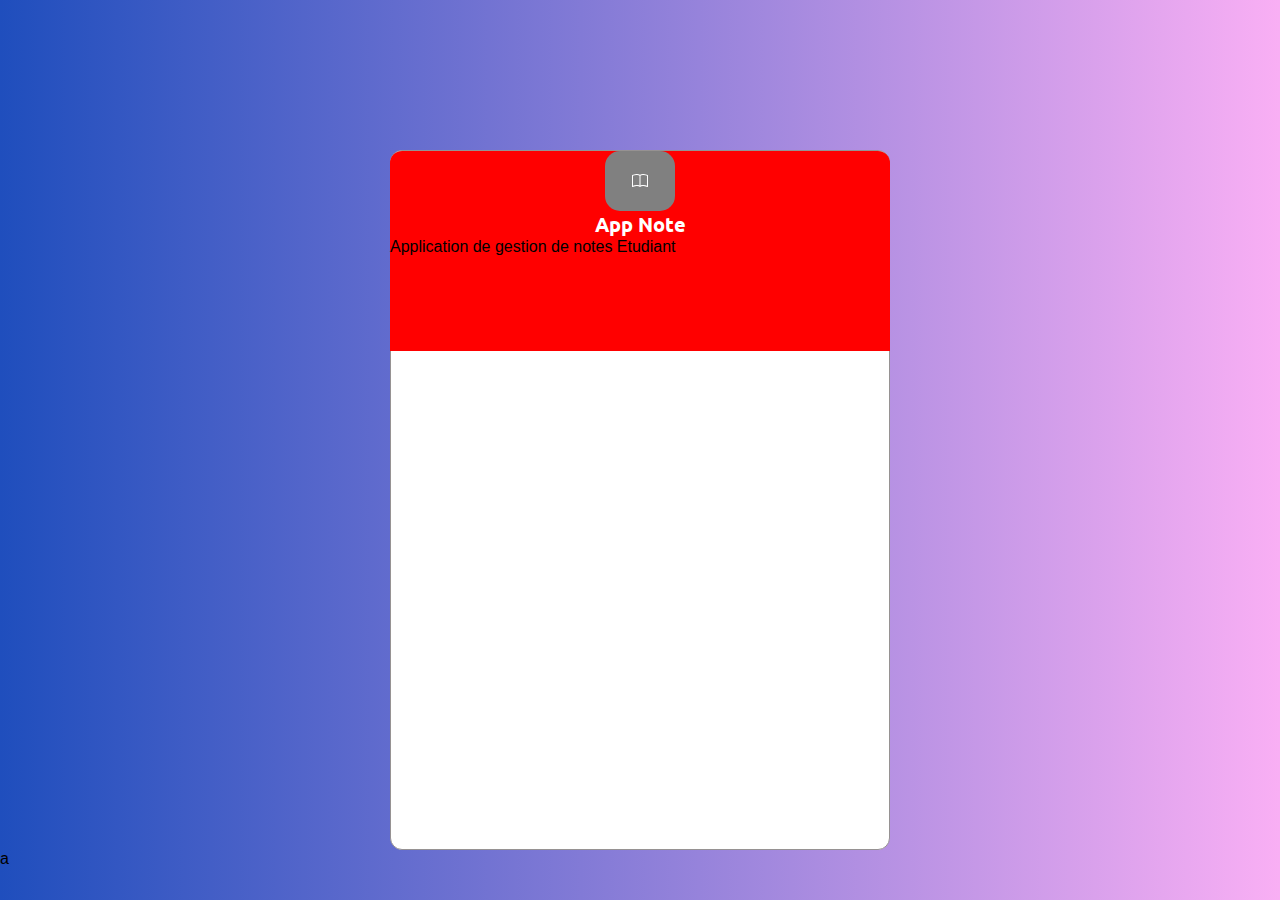
<file: index.html>
<!DOCTYPE html>
<html lang="en">

<head>
    <meta charset="UTF-8">
    <meta name="viewport" content="width=device-width, initial-scale=1.0">
    <title>Document</title>
    <link href="https://fonts.bunny.net/css?family=noto-sans:400,700&display=swap" rel="stylesheet">
    <link href="https://fonts.googleapis.com/css2?family=Ubuntu:wght@400;700&display=swap" rel="stylesheet">

</head>

<body>
    <div class="login">
        <form action="">
            <div class="pre-form">
                <div class="logo-container">
                    <div class="logo">
                        <svg xmlns="http://www.w3.org/2000/svg" width="16" height="16" fill="currentColor"
                            class="bi bi-book" viewBox="0 0 16 16">
                            <path d="M1 2.828c.885-.37 2.154-.769 3.388-.893 1.33-.134 2.458.063 3.112.752v9.746c-.935-.53-2.12-.603-3.213-.493-1.18.12-2.37.461-3.287.811zm7.5-.141c.654-.689 1.782-.886 3.112-.752 1.234.124 2.503.523 3.388.893v9.923c-.918-.35-2.107-.692-3.287-.81-1.094-.111-2.278-.039-3.213.492zM8 1.783C7.015.936 5.587.81 4.287.94c-1.514.153-3.042.672-3.994 1.105A.5.5 0 0 0 0 2.5v11a.5.5 0 0 0 .707.455c.882-.4 2.303-.881 3.68-1.02 1.409-.142 2.59.087 3.223.877a.5.5 0 0 0 .78 0c.633-.79 1.814-1.019 3.222-.877 1.378.139 2.8.62 3.681 1.02A.5.5 0 0 0 16 13.5v-11a.5.5 0 0 0-.293-.455c-.952-.433-2.48-.952-3.994-1.105C10.413.809 8.985.936 8 1.783" />
                        </svg>
                    </div>
                    <div class="title-logo">App Note</div>
                </div>
                <div class="slogan">Application de gestion de notes Etudiant</div>
            </div>

        </form>
    </div>
</body>

</html>a
<link rel="stylesheet" href="style.css">
</file>
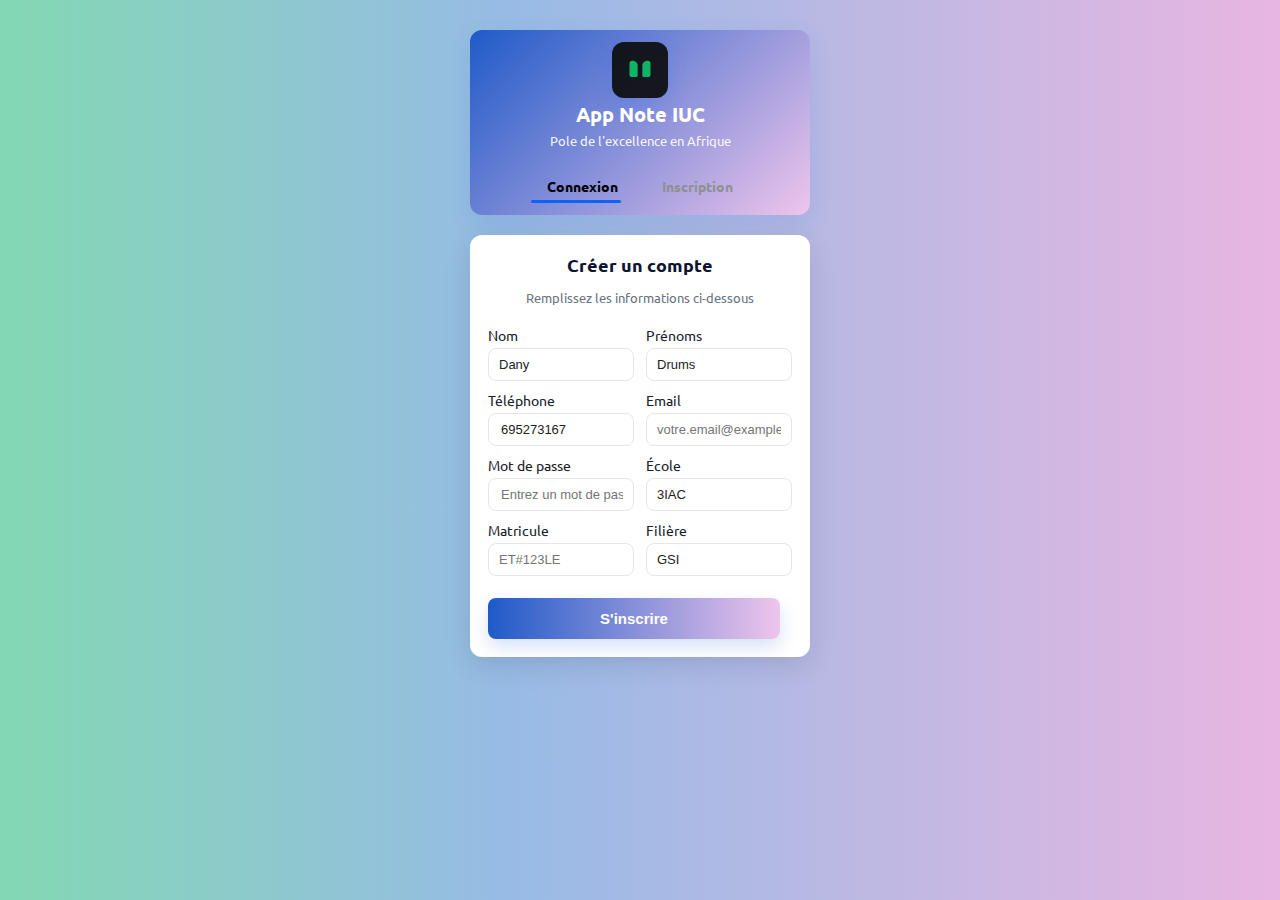
<file: Student/index.html>
<!DOCTYPE html>
<html lang="fr">

<head>
    <meta charset="utf-8" />
    <meta name="viewport" content="width=device-width,initial-scale=1" />
    <title>APP Note - Inscription</title>
    <link href="https://fonts.bunny.net/css?family=noto-sans:400,700&display=swap" rel="stylesheet">
    <link href="https://fonts.googleapis.com/css2?family=Ubuntu:wght@400;700&display=swap" rel="stylesheet">
    <link rel="stylesheet" href="style.css">
</head>

<body>
    <div class="container">

        <!-- HEADER -->
        <header class="header" role="banner">
            <div class="logo-box">
                <div class="logo" aria-hidden="true">
                    <svg viewBox="0 0 24 24" xmlns="http://www.w3.org/2000/svg" aria-hidden="true">
                        <path
                            d="M3 6c0-1.1.9-2 2-2h.5C8.1 4 10 5.9 10 8v9c0 .6-.4 1-1 1H5c-1.1 0-2-.9-2-2V6zm18 0c0-1.1-.9-2-2-2h-.5C15.9 4 14 5.9 14 8v9c0 .6.4 1 1 1h4c1.1 0 2-.9 2-2V6z" />
                    </svg>
                </div>
                <h1>App Note IUC</h1>
                <p>Pole de l'excellence en Afrique</p>
            </div>

            <nav class="tabs" role="tablist" aria-label="Connexion / Inscription">
                <div class="tab active" role="tab" tabindex="0" aria-selected="true">Connexion</div>
                <div class="tab" role="tab" tabindex="0">Inscription</div>
                <div class="active-bar"></div>
            </nav>
        </header>

        <!-- FORM AREA -->
        <main class="form-area" role="main">
            <h2>Créer un compte</h2>
            <p class="text-muted">Remplissez les informations ci-dessous</p>

            <form novalidate class="form-grid">
                <div class="field-row">
                    <label for="nom">Nom</label>
                    <input id="nom" name="nom" type="text" class="input-field" value="Dany">
                </div>
                <div class="field-row">
                    <label for="prenoms">Prénoms</label>
                    <input id="prenoms" name="prenoms" type="text" class="input-field" value="Drums">
                </div>
                <div class="field-row">
                    <label for="telephone">Téléphone</label>
                    <div class="input-icon">
                        <span class="icon" aria-hidden="true">📞</span>
                        <input id="telephone" name="telephone" type="tel" class="input-field" value="695273167">
                    </div>
                </div>
                <div class="field-row">
                    <label for="email">Email</label>
                    <input id="email" name="email" type="email" class="input-field"
                        placeholder="votre.email@example.com" required>


                        
                </div>
                <div class="field-row">
                    <label for="password">Mot de passe</label>
                    <div class="input-icon">
                        <input id="password" name="password" type="password" class="input-field"
                            placeholder="Entrez un mot de passe" required minlength="8">
                    
                            
                    </div>
                </div>
                <div class="field-row">
                    <label for="ecole">École</label>
                    <input id="ecole" name="ecole" type="text" class="input-field" value="3IAC">
                </div>
                <div class="field-row">
                    <label for="matricule">Matricule</label>
                    <input id="matricule" name="matricule" type="text" class="input-field" placeholder="ET#123LE">
                </div>
                <div class="field-row">
                    <label for="filiere">Filière</label>
                    <input id="filiere" name="filiere" type="text" class="input-field" value="GSI">
                </div>

                <button type="submit" class="btn-submit full">S'inscrire</button>
            </form>
        </main>
    </div>
    <script>
const pwToggle = document.querySelector('.pw-toggle');
const pwInput = document.querySelector('#password');

pwToggle.addEventListener('click', () => {
    if(pwInput.type === 'password'){
        pwInput.type = 'text';
        pwToggle.textContent = '🙈';  // change l'icône
    } else {
        pwInput.type = 'password';
        pwToggle.textContent = '👁️';
    }
});
</script>

</body>

</html>
</file>
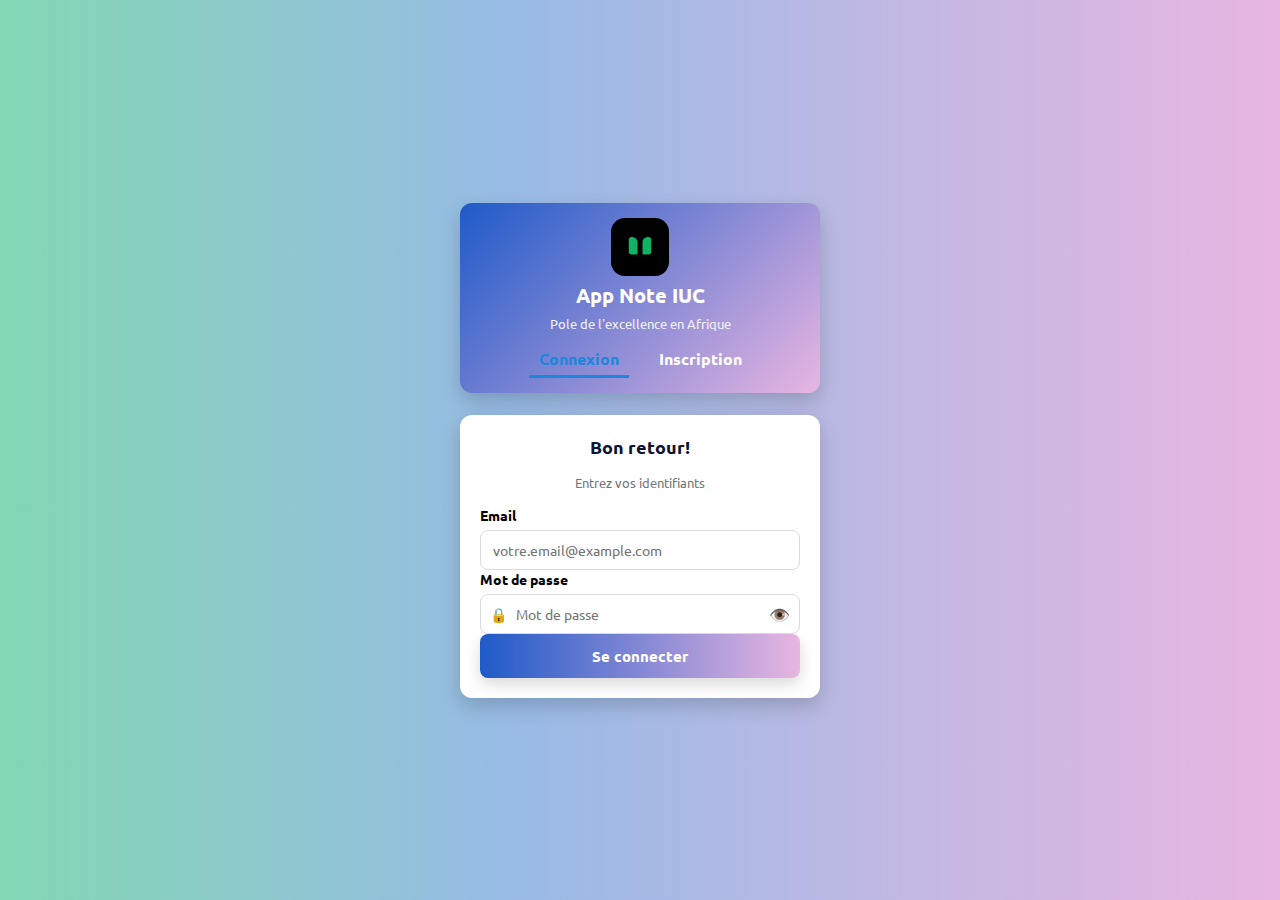
<file: Student/forms/connexion.html>
<!DOCTYPE html>
<html lang="fr">
<head>
    <meta charset="utf-8" />
    <meta name="viewport" content="width=device-width,initial-scale=1" />
    <title>APP Note - Connexion</title>
    <link href="https://fonts.bunny.net/css?family=noto-sans:400,700&display=swap" rel="stylesheet">
    <link href="https://fonts.googleapis.com/css2?family=Ubuntu:wght@400;700&display=swap" rel="stylesheet">
    <link rel="stylesheet" href="../forms/style.css">

</head>
<body>
    <div class="container">
        <header class="header" role="banner">
            <div class="logo-box">
                <div class="logo" aria-hidden="true">
                    <svg viewBox="0 0 24 24" xmlns="http://www.w3.org/2000/svg" aria-hidden="true">
                        <path d="M3 6c0-1.1.9-2 2-2h.5C8.1 4 10 5.9 10 8v9c0 .6-.4 1-1 1H5c-1.1 0-2-.9-2-2V6zm18 0c0-1.1-.9-2-2-2h-.5C15.9 4 14 5.9 14 8v9c0 .6.4 1 1 1h4c1.1 0 2-.9 2-2V6z"/>
                    </svg>
                </div>
                <h1>App Note IUC</h1>
                <p>Pole de l'excellence en Afrique</p>
            </div>

            <nav class="tabs" role="tablist" aria-label="Connexion / Inscription">
                <div class="tab active" id="connexion-tab" role="tab" tabindex="0" aria-selected="true">Connexion</div>
                <div class="tab" id="inscription-tab" role="tab" tabindex="0">Inscription</div>
            </nav>
        </header>

        <main class="form-area" role="main">
            <h2>Bon retour!</h2>
            <p class="text-muted">Entrez vos identifiants</p>

            <form novalidate>
                <div class="field-row">
                    <label for="email">Email</label>
                    <input id="email" name="email" type="email" class="input-field" placeholder="votre.email@example.com" required>
                </div>

                <div class="field-row">
                    <label for="password">Mot de passe</label>
                    <div class="input-icon">
                        <span class="icon">🔒</span>
                        <input id="password" name="password" type="password" class="input-field" placeholder="Mot de passe" required minlength="8">
                        <button type="button" class="pw-toggle" aria-label="Afficher / masquer le mot de passe">👁️</button>
                    </div>
                </div>

                <button type="submit" class="btn-submit full">Se connecter</button>
            </form>
        </main>
    </div>

    <script>
        const pwToggle = document.querySelector('.pw-toggle');
        const pwInput = document.querySelector('#password');

        pwToggle.addEventListener('click', () => {
            if(pwInput.type === 'password'){
                pwInput.type = 'text';
                pwToggle.textContent = '🙈';
            } else {
                pwInput.type = 'password';
                pwToggle.textContent = '👁️';
            }
        });
    </script>
</body>
</html>
</file>
<file: style.css>
*{
    font-family: 'Noto Sans', sans-serif;
    box-sizing: border-box;
    margin: 0;
    padding: 0;
}

body{
    background: linear-gradient(to right, rgb(31, 78, 189), rgb(249, 175, 244));
    
}

.login{
    border: 1px solid #969292;
    background-color: #fff;
    display: flex;
    width: 500px;
    /* padding: 30px 50px; */
    border-radius: 12px;
    height: 700px;
    display: flex;
    justify-content: center;
    justify-self: center;
    margin-top: 150px;
    
}
.logo{
    background: gray;
    border-radius: 15px;
    width: 70px;
    height: 60px;
    display: flex;
    justify-content: center;
    justify-self: center;
}
.logo svg{
    align-self: center;
    display: flex;
    color: #fff;
    font-weight: 900;

}
.logo-container{
    /* display: flex; */
    justify-content: center;
    justify-self: center;
}
.title-logo{
    font-weight: 900;
    font-size: 20px;
    font-family: 'Ubuntu';
    color: #fff;
    margin-left: px;
}
.pre-form{
    width: 500px;
    border-top-left-radius: 12px;
    border-top-right-radius: 12px;
    /* background: linear-gradient(to right, rgb(82, 82, 224), rgb(240, 143, 240)); */
    background: red;
    height: 200px;
}
</file>
<file: Student/style.css>
/*{
    font-family: 'Noto Sans', sans-serif;
    box-sizing: border-box;
    margin: 0;
    padding: 0;
}

body{
    background: linear-gradient(to right, rgb(31, 90, 200), rgb(238, 197, 235));
    
}

.login{
    border: 1px solid #969292;
    background-color: #fff;
    display: flex;
    width: 500px;
    /* padding: 30px 50px; */
   /* border-radius: 12px;
    height: 700px;
    display: flex;
    justify-content: center;
    justify-self: center;
    margin-top: 150px;
    
}
/.logo{
    background: gray;
    border-radius: 15px;
    width: 70px;
    height: 60px;
    display: flex;
    justify-content: center;
    justify-self: center;
}
.logo svg{
    align-self: center;
    display: flex;
    color: #fff;
    font-weight: 900;

}
.logo-container{
    /* display: flex; */
   /* justify-content: center;
    justify-self: center;
}
/*.title-logo{
    font-weight: 900;
    font-size: 20px;
    font-family: 'Ubuntu';
    color: #fff;
    margin-left: px;
}
.pre-form{
    width: 500px;
    border-top-left-radius: 12px;
    border-top-right-radius: 12px;
    background: linear-gradient(to right, rgb(82, 82, 224), rgb(240, 143, 240));
    height: 200px;
}

    /* ------------------------- */
/*        GLOBAL PAGE        */
/* ------------------------- */
/*body {
    margin: 0;
    padding: 0;
    font-family: "Ubuntu", sans-serif;
    background: linear-gradient(to right, rgb(31, 90, 200), rgb(220, 230, 250));

    /* Centrage du formulaire */
    /*display: flex;
    justify-content: center;
    align-items: center;
min-height: 100vh
}

    
    



.login {
    width: 100%;
    max-width: 420px;
    margin: 40px auto;
    background: rgb(207, 207, 207);
    padding: 25px;
    border-radius: 12px;
    box-shadow: 0 4px 18px rgba(0, 0, 0, 0.1);
}

/* ------------------------- */
/*         LOGO + TITLE      */
/* ------------------------- */
/*.logo-container {
    display: flex;
    gap: 10px;
    align-items: center;
    margin-bottom: 10px;
}

.logo svg {
    width: 36px;
    height: 36px;
}

.title-logo {
    font-size: 22px;
    font-weight: 700;
    
}

.slogan {
    font-size: 14px;
    color: #666;
    margin-bottom: 25px;
}

/* ------------------------- */
/*          TABS             */
/* ------------------------- */
/*.tabs {
    display: flex;
    gap: 25px;
    margin-bottom: 25px;
}

.tab {
    font-size: 16px;
    opacity: 0.6;
    cursor: pointer;
    padding-bottom: 6px;
    transition: all 0.3s ease;
}

.tab.active {
    opacity: 1;
    border-bottom: 2px solid black;
    font-weight: 700;
}

/* Hover sur les tabs */
/*.tab:hover {
    opacity: 1;
    border-bottom: 2px solid #007BFF; /* couleur bleue légère */
    /*color: #007BFF;
}

/* Enlever la couleur bleue du navigateur */
/*.tab:focus,
.tab:active {
    outline: none;
    box-shadow: none;
    background: transparent;
}

.tab {
    -webkit-tap-highlight-color: transparent;
}

/* ------------------------- */
/*     FORM & INPUT STYLE    */
/* ------------------------- */
/*label {
    display: block;
    margin-top: 25px;
    margin-bottom: 10px;
    font-weight: 600;
    font-size: 14px;
    transition: color 0.2s ease;
}

/* Hover sur tous les labels */
/*label:hover {
    color: #007BFF;
}

input {
    width: 100%;
    padding: 12px;
    border: 1px solid #ccc;
    border-radius: 8px;
    font-size: 14px;
    outline: none;
    transition: border 0.2s;
    color: gray;
}

input:focus {
    border-color: #007BFF;
}

/* ------------------------- */
/*   NOM + PRÉNOMS (ROW)     */
/* ------------------------- */
/*.row {
    display: flex;
    gap: 15px;
}

.col {
    flex: 1;
}

/* ------------------------- */
/*    ICON INSIDE INPUT      */
/* ------------------------- */
/*.input-icon {
    position: relative;
    width: 100%;
}

.input-icon .icon {
    position: absolute;
    top: 50%;
    left: 12px;
    transform: translateY(-50%);
}

.input-icon input {
    padding-left: 40px !important;
}

/* ------------------------- */
/*      SUBMIT BUTTON        */
/* ------------------------- */
/*button {
    width: 100%;
    padding: 12px;
    background: linear-gradient(to right,rgb(31, 90, 200), rgb(238, 197, 235));
    color: white;
    border: none;
    margin-top: 20px;
    border-radius: 8px;
    font-size: 16px;
    cursor: pointer;
    transition: background 0.2s;*/
/*}

/*button:hover {
    background: #333;*/
/*}*/



 :root{
    --bg-1:#1f5ac8;
    --bg-2:#eec5eb;
    --card-bg:#ffffff;
    --muted:#6b7280;
    --accent:#0b63ff;
    --border:#e6e6e9;
    --shadow:0 8px 28px rgba(16,24,40,0.12);
    --radius:12px;
    --max-width:420px;
}

/* RESET */
*{box-sizing:border-box;margin:0;padding:0}
html,body{height:100%;width:100%}
body{
    font-family:"Ubuntu","Noto Sans",system-ui,sans-serif;
    background: linear-gradient(90deg, rgba(45, 189, 127, 0.594) 0%, rgba(26, 104, 198, 0.45) 40%, #e8b6e1 100%);
    display:flex;
    flex-direction: column;
    align-items:center;
    min-height:100vh;
    padding:20px;
}

/* CONTAINER */
.container{
    width:100%;
    max-width:360px;
    display:flex;
    flex-direction:column;
    gap:20px;
    align-items:center;
    padding: 10px;
}

/* HEADER */
.header{
    width:100%;
    background: linear-gradient(135deg, var(--bg-1), var(--bg-2));
    padding:12px;
    border-radius:var(--radius);
    box-shadow:0 8px 24px rgba(31,90,200,0.12);
    display:flex;
    flex-direction:column;
    align-items:center;
    gap:20px;
}

/* LOGO BOX */
.logo-box{
    display:flex;
    flex-direction:column;
    align-items:center;
    gap:6px;
}
.logo{
    background:rgba(11, 11, 11, 0.911);
    width: 56px;
    height: 56px;
    border-radius:12px;
    display:flex;
    align-items:center;
    justify-content:center;
    box-shadow:0 8px 20px rgba(11,99,255,0.16);
    transition:transform .18s ease,box-shadow .18s ease;
}
.logo:hover{
    transform:scale(1.06);
    box-shadow:0 12px 28px rgba(11,99,255,0.22);
}
.logo svg{width:28px;height:28px;fill:rgb(14, 179, 102)}
.logo-box h1{color:white;font-size:20px;font-weight:700;line-height:1}
.logo-box p{color:rgba(255,255,255,0.95);font-size:13px;margin-top:2px}

/* TABS */
.tabs{
    display:flex;
    gap:12px;
    align-items:center;
    position:relative;
}
.tab{
    padding:8px 16px;
    cursor:pointer;
    font-size:14px;
    font-weight:600;
    color:rgba(141, 143, 141, 0.95);
    position:relative;
    user-select:none;
}
.tab.active{color:#000103;}
/* Barre active sous l'onglet */
.active-bar{
    position:absolute;
    bottom:0;
    left:0;
    width:90px;
    height:3px;
    background:#0b63ff;
    border-radius:2px;
    transition:0.3s ease;
}

/* FORM AREA */
.form-area{
    width:100%;
    background:var(--card-bg);
    border-radius:var(--radius);
    box-shadow:var(--shadow);
    padding:18px;
    display:flex;
    flex-direction:column;
    gap:12px;
}
.form-area h2{
    font-size:18px;
    text-align:center;
    color:#0b1430;
}
.form-area .text-muted{
    color:var(--muted);
    font-size:13px;
    text-align:center;
    margin-bottom:8px;
}

/* FORM GRID 2 COLONNES */
.form-grid{
    display:grid;
    grid-template-columns:1fr 1fr;
    gap:10px 12px;
    width:100%;
}
.field-row{
    display:flex;
    flex-direction:column;
    gap:4px;
}
.field-row label{
    font-size:14px;
    color:#18202a;
}
.input-field{
    padding:8px 10px;
    border:1.5px solid var(--border);
    border-radius:8px;
    font-size:13px;
    color:#222;
    width:100%;
    transition:border .12s ease, box-shadow .12s ease;
}
.input-field:focus{
    border-color:var(--accent);
    box-shadow:0 0 0 3px rgba(11,99,255,0.12);
}

/* ICON */
.input-icon{
    position:relative;
}
.input-icon .icon{
    position:absolute;
    left:10px;
    top:50%;
    transform:translateY(-50%);
    pointer-events:none;
    color: transparent;
    opacity: 0.6;
}
.input-icon input{
    padding-left:12px;
}

/* BUTTON */
.btn-submit{
    margin-top:12px;
    padding:12px;
    border:none;
    border-radius:8px;
    font-weight:700;
    font-size:15px;
    color:white;
    background:linear-gradient(90deg,var(--bg-1),var(--bg-2));
    cursor:pointer;
    position: center;
    width: 200%;
    transition: background 0.2s ease, color 0.2s ease;
    box-shadow: 0 8px 18px rgba(31,90,200,0.18);

}
.btn-submit:hover {
    background-color: #000;  /* noir au hover */
    color: #fff;
}.pw-toggle {
    position: absolute;
    right: 10px;
    top: 50%;
    transform: translateY(-50%);
    background: transparent;
    border: none;
    cursor: pointer;
    font-size: 16px;
    color: #6b7280;
}



/* RESPONSIVE */
@media (max-width:520px){
    .form-grid{
        grid-template-columns:1fr;
    }
}
</file>
<file: Student/forms/style.css>
/* --------------------- */
/*        VARIABLES      */
/* --------------------- */
:root{
    --bg-1:#1f5ac8;
    --bg-2:#e8b6e1;
    --card-bg:#ffffff;
    --muted:#6b7280;
    --accent:#0b63ff;
    --border:#d9d9e2;
    --shadow:0 8px 20px rgba(0,0,0,0.18);
    --radius:12px;
    --max-width:360px;
}

/* --------------------- */
/*         RESET         */
/* --------------------- */
*{
    margin:0;
    padding:0;
    box-sizing:border-box;
    font-family:"Ubuntu","Noto Sans",sans-serif;
}

body{
    background: linear-gradient(90deg, rgba(45,189,127,0.594) 0%, rgba(26,104,198,0.45) 40%, #e8b6e1 100%);
    min-height:100vh;
    display:flex;
    flex-direction:column;
    justify-content:center;
    align-items:center;
    padding:20px;
}

/* --------------------- */
/*       CONTAINER       */
/* --------------------- */
.container{
    width:100%;
    max-width:var(--max-width);
    display:flex;
    flex-direction:column;
    gap:22px;
}

/* --------------------- */
/*        HEADER         */
/* --------------------- */
.header{
    background: linear-gradient(135deg, var(--bg-1), var(--bg-2));
    padding:15px;
    border-radius:var(--radius);
    box-shadow:var(--shadow);
    text-align:center;
}

/* LOGO + TITLE */
.logo-box{
    display:flex;
    flex-direction:column;
    align-items:center;
    gap:6px;
}

.logo{
    width:58px;
    height:58px;
    background:#000;
    border-radius:14px;
    display:flex;
    justify-content:center;
    align-items:center;
}

.logo svg{
    width:30px;
    height:30px;
    fill:#0EB366;
}

.logo-box h1{
    font-size:20px;
    color:#fff;
    font-weight:700;
}

.logo-box p{
    color:#f3f3f3;
    font-size:13px;
}

/* --------------------- */
/*         TABS          */
/* --------------------- */
.tabs{
    margin-top:10px;
    display:flex;
    justify-content:center;
    gap:20px;
}


.tab{
    cursor:pointer;
    padding:6px 10px;
    font-weight:600;
    color:#fff;
}
.tab.hover{
    background:#000;
}


.tab.active{
    color:#1e86db;
    border-bottom:3px solid #1e86db;
}

/* --------------------- */
/*       FORM AREA       */
/* --------------------- */
.form-area{
    background:#fff;
    padding:20px;
    border-radius:var(--radius);
    box-shadow:var(--shadow);
    display:flex;
    flex-direction:column;
    gap:15px;
}

.form-area h2{
    text-align:center;
    font-size:18px;
    color:#0b1430;
}

.text-muted{
    text-align:center;
    font-size:13px;
    color:#777;
}

/* --------------------- */
/*         INPUT         */
/* --------------------- */
.field-row{
    display:flex;
    flex-direction:column;
    gap:6px;
}

label{
    font-size:14px;
    font-weight:600;
    color:#050505;
}

.input-field{
    width:100%;
    padding:10px 12px;
    border:1px solid var(--border);
    border-radius:8px;
    font-size:14px;
    transition:0.2s;
}

.input-field:focus{
    border-color:var(--accent);
    box-shadow:0 0 0 3px rgba(11,99,255,0.15);
}

/* --------------------- */
/*   INPUT W/ ICON       */
/* --------------------- */
.input-icon{
    position:relative;
}

.input-icon .icon{
    position:absolute;
    left:10px;
    top:50%;
    transform:translateY(-50%);
    color:#dcdcdc;   /* 🔒 très discret */
    font-size:14px;
    pointer-events:none;
}

.input-icon input{
    padding-left:35px;
}

/* SHOW/HIDE PASSWORD */
.pw-toggle{
    position:absolute;
    right:10px;
    top:50%;
    transform:translateY(-50%);
    border:none;
    background:none;
    cursor:pointer;
    font-size:17px;
    color:#777;
}

/* --------------------- */
/*      SUBMIT BTN       */
/* --------------------- */
.btn-submit{
    width:100%;
    padding:12px;
    background:linear-gradient(90deg,var(--bg-1),var(--bg-2));
    color:white;
    border:none;
    border-radius:8px;
    font-size:15px;
    font-weight:700;
    cursor:pointer;
    box-shadow:0 6px 15px rgba(0,0,0,0.15);
    transition:0.2s;

    
}

.btn-submit:hover{
    background:#000;
}

/* --------------------- */
/*       RESPONSIVE      */
/* --------------------- */
@media (max-width:480px){
    .container{
        max-width:330px;
    }
}
</file>
